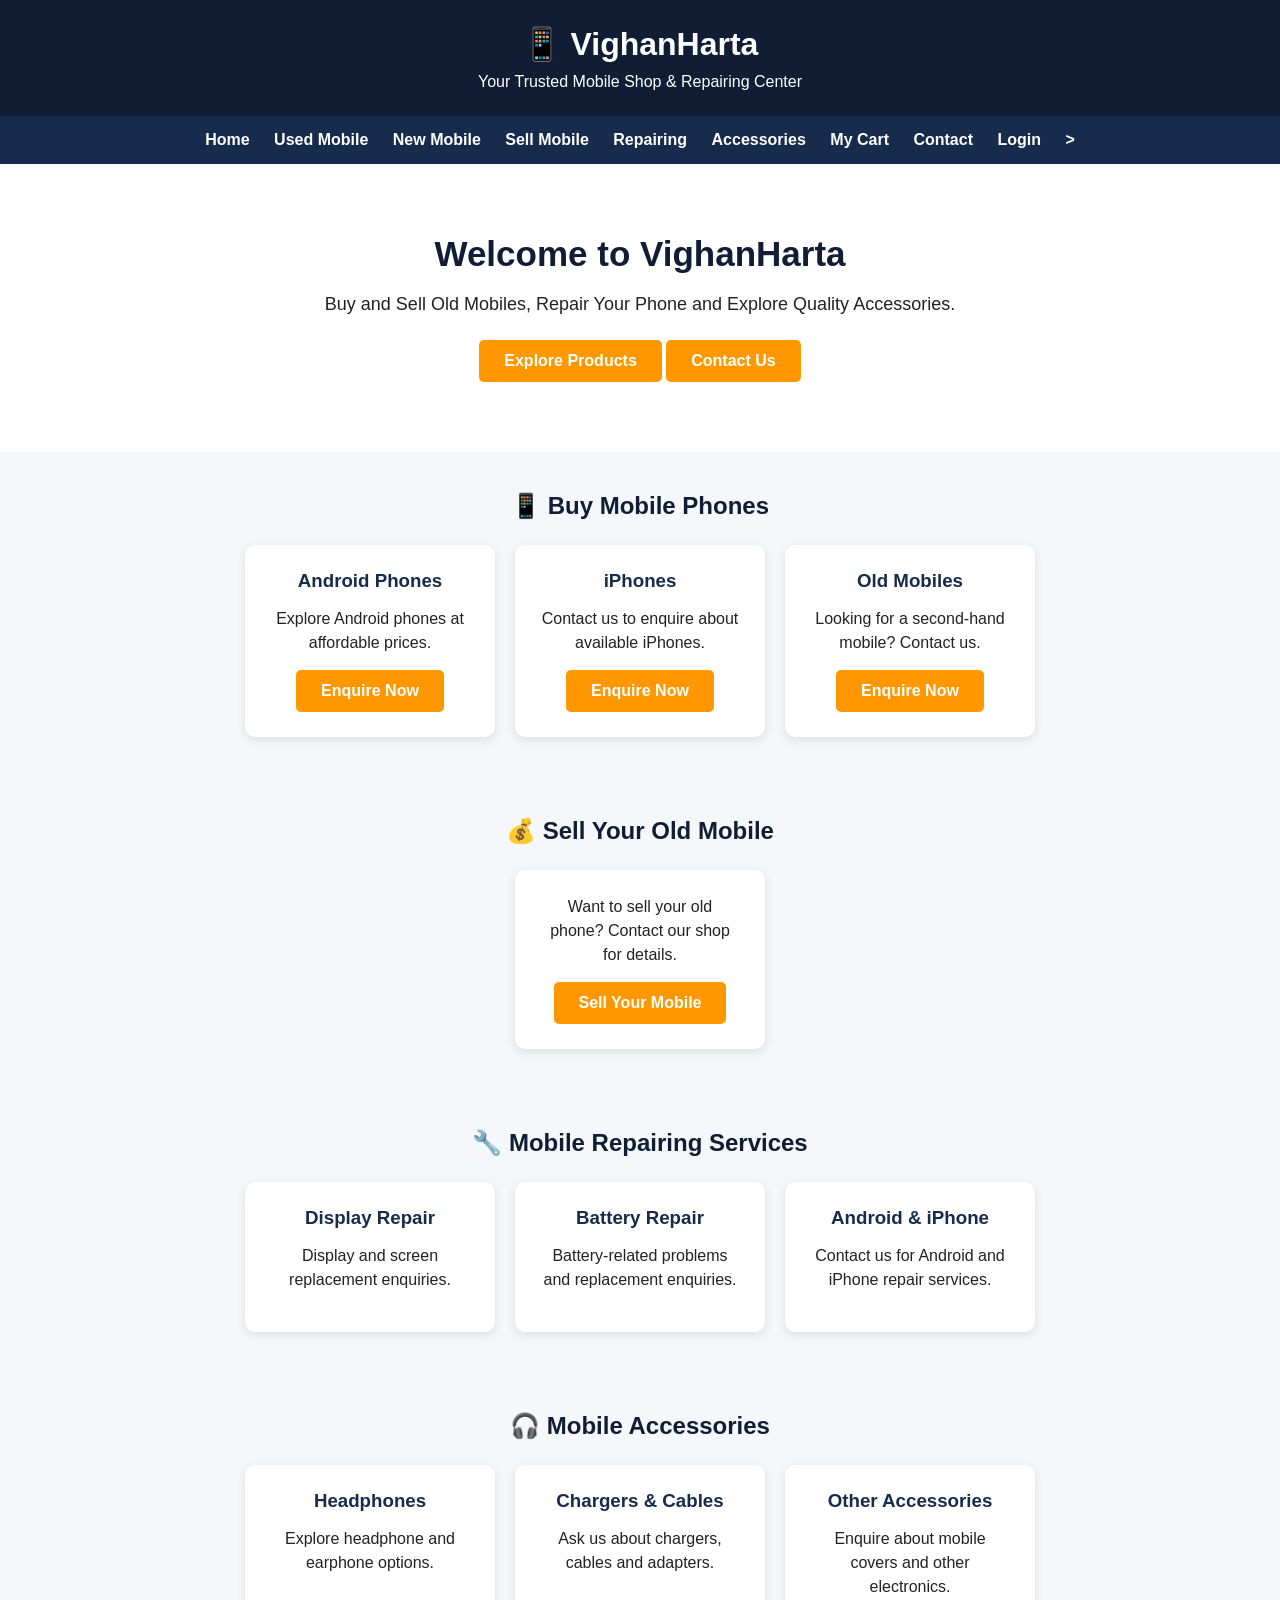
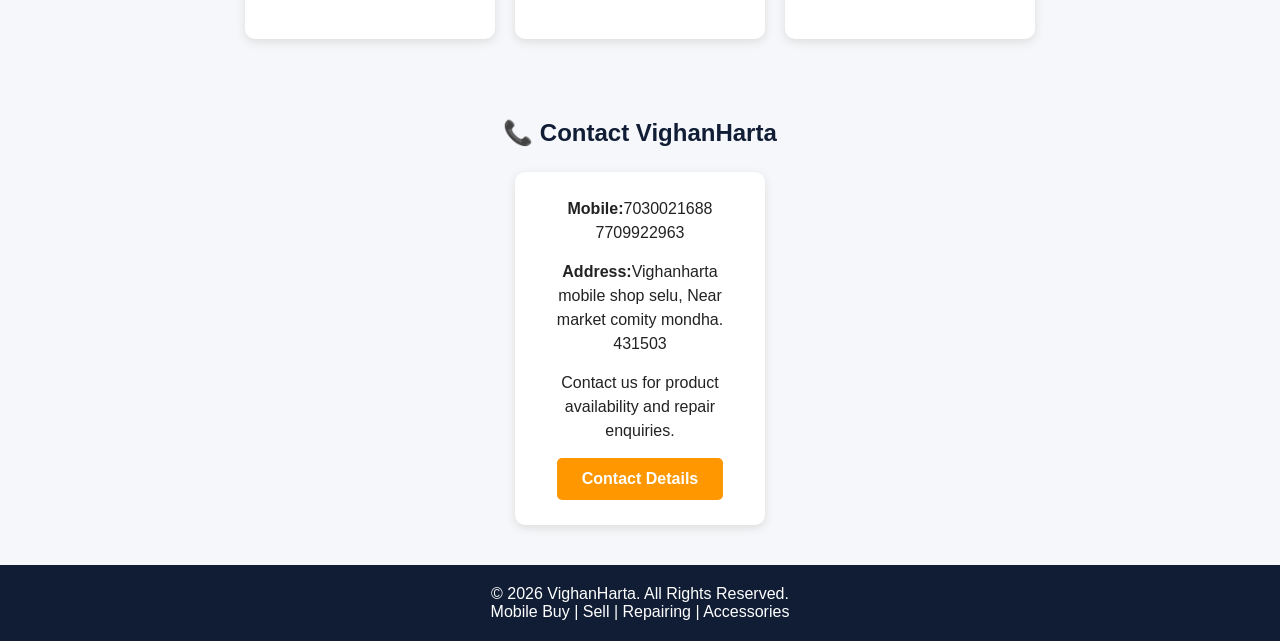
<file: index.html>
<!DOCTYPE html>
<html lang="en">
<head>
    <link rel="stylesheet" href="style.css">
    <meta charset="UTF-8">
    <meta name="viewport" content="width=device-width, initial-scale=1.0">
    <title>VighanHarta | Mobile Shop</title>
    <link rel="stylesheet" href="style.css">
    <link rel="manifest" href="/manifest.json">
<meta name="theme-color" content="#10243a">
</head>

<body>

<header>
    <h1>📱 VighanHarta</h1>
    <p>Your Trusted Mobile Shop & Repairing Center</p>
</header>

<nav>
    <a href="#home">Home</a>
    <a href="used-mobile.php">Used Mobile</a>
    <a href="new-mobile.php">New Mobile</a>
    <a href="sell.php">Sell Mobile</a>
    <a href="repair.html">Repairing</a>
    <a href="accessories.html">Accessories</a>
    <a href="card.html">My Cart</a>
    <a href="contact.html">Contact</a>
     <a href="login.php">Login</a>
    <a href="customer_logout.php">></a>
</nav>

<section class="hero" id="home">
    <h2>Welcome to VighanHarta</h2>

    <p>
        Buy and Sell Old Mobiles, Repair Your Phone
        and Explore Quality Accessories.
    </p>

    <a href="#buy" class="btn">Explore Products</a>
    <a href="#contact" class="btn">Contact Us</a>
</section>

<section id="buy">
    <h2>📱 Buy Mobile Phones</h2>

    <div class="services">

        <div class="card">
            <h3>Android Phones</h3>
            <p>Explore Android phones at affordable prices.</p>
            <a href="#contact" class="btn">Enquire Now</a>
        </div>

        <div class="card">
            <h3>iPhones</h3>
            <p>Contact us to enquire about available iPhones.</p>
            <a href="#contact" class="btn">Enquire Now</a>
        </div>

        <div class="card">
            <h3>Old Mobiles</h3>
            <p>Looking for a second-hand mobile? Contact us.</p>
            <a href="#contact" class="btn">Enquire Now</a>
        </div>

    </div>
</section>

<section id="sell">
    <h2>💰 Sell Your Old Mobile</h2>

    <div class="card" style="margin:auto;">
        <p>Want to sell your old phone? Contact our shop for details.</p>
        <a href="sell.php" class="btn">Sell Your Mobile</a>
    </div>
</section>

<section id="repair">
    <h2>🔧 Mobile Repairing Services</h2>

    <div class="services">

        <div class="card">
            <h3>Display Repair</h3>
            <p>Display and screen replacement enquiries.</p>
        </div>

        <div class="card">
            <h3>Battery Repair</h3>
            <p>Battery-related problems and replacement enquiries.</p>
        </div>

        <div class="card">
            <h3>Android & iPhone</h3>
            <p>Contact us for Android and iPhone repair services.</p>
        </div>

    </div>
</section>

<section id="accessories">
    <h2>🎧 Mobile Accessories</h2>

    <div class="services">

        <div class="card">
            <h3>Headphones</h3>
            <p>Explore headphone and earphone options.</p>
        </div>

        <div class="card">
            <h3>Chargers & Cables</h3>
            <p>Ask us about chargers, cables and adapters.</p>
        </div>

        <div class="card">
            <h3>Other Accessories</h3>
            <p>Enquire about mobile covers and other electronics.</p>
        </div>

    </div>
</section>

<section id="contact">
    <h2>📞 Contact VighanHarta</h2>

    <div class="card" style="margin:auto;">
        <p><strong>Mobile:</strong>7030021688<br>7709922963</p>
        <p><strong>Address:</strong>Vighanharta mobile shop selu,
Near market comity mondha.
431503</p>

        <p>Contact us for product availability and repair enquiries.</p>

        <a href="contact.html" class="btn">Contact Details</a>
    </div>
</section>

<footer>
    <p>© 2026 VighanHarta. All Rights Reserved.</p>
    <p>Mobile Buy | Sell | Repairing | Accessories</p>
</footer>
    <script>
if ("serviceWorker" in navigator) {
    window.addEventListener("load", function() {
        navigator.serviceWorker.register("/service-worker.js")
            .then(function() {
                console.log("ViganHarta App Ready");
            })
            .catch(function(error) {
                console.log("App Error:", error);
            });
    });
}
</script>
</body>
</html>
</file>
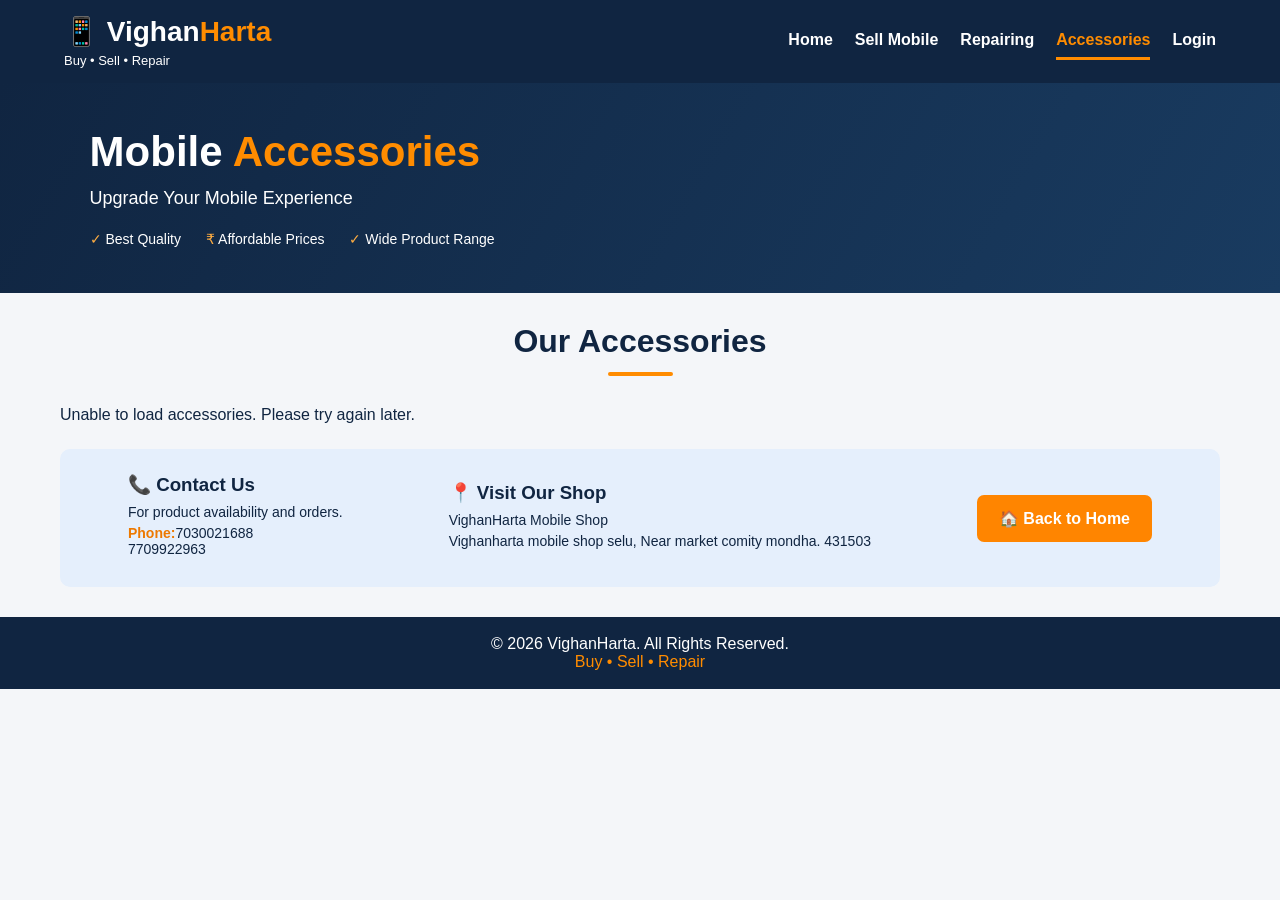
<file: accessories.html>
<!DOCTYPE html>
<html lang="en">
<head>
    <meta charset="UTF-8">
    <meta name="viewport" content="width=device-width, initial-scale=1.0">

    <title>Accessories | VighanHarta</title>

    <style>
        * {
            box-sizing: border-box;
            margin: 0;
            padding: 0;
        }

        body {
            font-family: Arial, sans-serif;
            background: #f4f6f9;
            color: #102541;
        }

        /* HEADER */

        header {
            background: #102541;
            color: white;
            padding: 15px 5%;
            display: flex;
            align-items: center;
            justify-content: space-between;
            flex-wrap: wrap;
            gap: 15px;
        }

        .logo {
            font-size: 28px;
            font-weight: bold;
            color: white;
        }

        .logo span {
            color: #ff8c00;
        }

        .tagline {
            font-size: 13px;
            margin-top: 5px;
        }

        nav {
            display: flex;
            flex-wrap: wrap;
            gap: 22px;
        }

        nav a {
            text-decoration: none;
            color: white;
            font-weight: bold;
            padding: 8px 0;
        }

        nav a:hover,
        nav a.active {
            color: #ff8c00;
            border-bottom: 3px solid #ff8c00;
        }

        /* HERO SECTION */

        .hero {
            background: linear-gradient(120deg, #102541, #193b60);
            color: white;
            padding: 45px 7%;
            min-height: 210px;
        }

        .hero h1 {
            font-size: 42px;
            margin-bottom: 12px;
        }

        .hero h1 span {
            color: #ff8c00;
        }

        .hero p {
            font-size: 18px;
            margin-bottom: 22px;
        }

        .benefits {
            display: flex;
            flex-wrap: wrap;
            gap: 25px;
            font-size: 14px;
        }

        .benefits span {
            color: #ffad42;
        }

        /* PRODUCTS */

        .container {
            max-width: 1200px;
            margin: auto;
            padding: 30px 20px;
        }

        .section-title {
            text-align: center;
            font-size: 32px;
            margin-bottom: 30px;
        }

        .section-title::after {
            content: "";
            display: block;
            width: 65px;
            height: 4px;
            background: #ff8c00;
            margin: 12px auto 0;
            border-radius: 5px;
        }

        .products {
            display: grid;
            grid-template-columns: repeat(3, 1fr);
            gap: 18px;
        }

        .card {
            background: white;
            border: 1px solid #e0e5ec;
            border-radius: 9px;
            padding: 15px;
            transition: 0.3s;
        }

        .card:hover {
            transform: translateY(-5px);
            box-shadow: 0 7px 20px #d7dce4;
        }

        .card img {
            display: block;
            width: 100%;
            height: 160px;
            object-fit: contain;
            margin-bottom: 12px;
        }

        .card h3 {
            font-size: 18px;
            margin-bottom: 8px;
        }

        .description {
            color: #58677c;
            font-size: 14px;
            margin-bottom: 12px;
            line-height: 1.5;
        }

        .price {
            font-size: 24px;
            font-weight: bold;
            color: #f58200;
            margin-bottom: 15px;
        }

        .buy-btn {
            display: block;
            width: 65%;
            margin-left: auto;
            background: #ff8500;
            color: white;
            text-decoration: none;
            text-align: center;
            padding: 12px;
            border-radius: 7px;
            font-weight: bold;
            border: none;
            cursor: pointer;
        }

        .buy-btn:hover {
            background: #e87500;
        }

        /* CONTACT SECTION */

        .contact {
            margin-top: 25px;
            padding: 25px;
            background: #e5effc;
            border-radius: 10px;
            display: flex;
            align-items: center;
            justify-content: space-around;
            gap: 20px;
            flex-wrap: wrap;
        }

        .contact h3 {
            margin-bottom: 8px;
        }

        .contact p {
            margin-bottom: 5px;
            font-size: 14px;
        }

        .contact strong {
            color: #ed7900;
        }

        .home-btn {
            display: inline-block;
            background: #ff8500;
            color: white;
            padding: 14px 22px;
            border-radius: 7px;
            text-decoration: none;
            font-weight: bold;
        }

        /* FOOTER */

        footer {
            background: #102541;
            color: white;
            text-align: center;
            padding: 18px;
            margin-top: 0;
        }

        footer span {
            color: #ff8c00;
        }

        /* RESPONSIVE DESIGN */

        @media (max-width: 800px) {
            header {
                flex-direction: column;
                text-align: center;
            }

            nav {
                justify-content: center;
                gap: 15px;
            }

            .products {
                grid-template-columns: repeat(2, 1fr);
            }

            .hero h1 {
                font-size: 32px;
            }
        }

        @media (max-width: 500px) {
            .products {
                grid-template-columns: 1fr;
            }

            .hero h1 {
                font-size: 28px;
            }

            .benefits {
                flex-direction: column;
                gap: 12px;
            }

            .card img {
                height: 190px;
            }
        }
    </style>
</head>

<body>

<!-- HEADER -->

<header>
    <div>
        <div class="logo">📱 Vighan<span>Harta</span></div>
        <div class="tagline">Buy • Sell • Repair</div>
    </div>

    <nav>
        <a href="index.html">Home</a>
        <a href="sell.html">Sell Mobile</a>
        <a href="repair.html">Repairing</a>
        <a href="accessories.html" class="active">Accessories</a>
        <a href="login.html">Login</a>
    </nav>
</header>

<!-- HERO SECTION -->

<section class="hero">
    <h1>Mobile <span>Accessories</span></h1>

    <p>Upgrade Your Mobile Experience</p>

    <div class="benefits">
        <div><span>✓</span> Best Quality</div>
        <div><span>₹</span> Affordable Prices</div>
        <div><span>✓</span> Wide Product Range</div>
    </div>
</section>

<!-- PRODUCT SECTION -->

<main class="container">

    <h2 class="section-title">Our Accessories</h2>

     <div class="products" id="products"></div>
    <script>
async function displayProducts() {
    const container = document.getElementById("products");

    container.innerHTML = "<p>Loading accessories...</p>";

    try {
        const response = await fetch("api_products.php");

        if (!response.ok) {
            throw new Error("Unable to load products.");
        }

        const products = await response.json();

        if (!Array.isArray(products)) {
            throw new Error("Invalid product data.");
        }

        const accessories = products.filter(function(product) {
            return product.category === "accessory";
        });

        container.innerHTML = "";

        if (accessories.length === 0) {
            container.innerHTML =
                "<p>No accessories available right now.</p>";
            return;
        }

        accessories.forEach(function(product) {
            const card = document.createElement("div");
            card.className = "card";

            const img = document.createElement("img");
            img.src = product.image || "https://placehold.co/400x250?text=Product";
            img.alt = product.name;

            const title = document.createElement("h3");
            title.textContent = product.name;

            const description = document.createElement("p");
            description.className = "description";
            description.textContent =
                product.description || "Quality mobile accessory.";

            const price = document.createElement("div");
            price.className = "price";
            price.textContent =
                "₹" + Number(product.price).toLocaleString("en-IN");

            const stock = document.createElement("p");
            const availableStock = Number(product.stock || 0);

            stock.textContent = availableStock > 0
                ? "In Stock: " + availableStock
                : "Out of Stock";

            const button = document.createElement("button");
            button.className = "buy-btn";

            if (availableStock > 0) {
                button.textContent = "🛒 Add to Cart";
                button.onclick = function() {
                    addAccessoryToCart(product);
                };
            } else {
                button.textContent = "Out of Stock";
                button.disabled = true;
            }

            card.append(img, title, description, price, stock, button);
            container.appendChild(card);
        });

    } catch (error) {
        container.innerHTML =
            "<p>Unable to load accessories. Please try again later.</p>";
        console.error(error);
    }
}

function addAccessoryToCart(product) {
    const CART_KEY = "viganHartaCart";

    let cart = [];

    try {
        cart = JSON.parse(localStorage.getItem(CART_KEY) || "[]");

        if (!Array.isArray(cart)) {
            cart = [];
        }
    } catch (error) {
        cart = [];
    }

    const productId = "accessory-" + product.id;

    const existing = cart.find(function(item) {
        return item.id === productId;
    });

    if (existing) {
        existing.quantity += 1;
    } else {
        cart.push({
            id: productId,
            name: product.name,
            price: Number(product.price),
            quantity: 1
        });
    }

    localStorage.setItem(CART_KEY, JSON.stringify(cart));

    alert("Accessory added to cart!");
    window.location.href = "cart.html";
}

displayProducts();
</script>

    </div>

    <!-- CONTACT SECTION -->

    <section class="contact" id="contact">

        <div>
            <h3>📞 Contact Us</h3>
            <p>For product availability and orders.</p>
            <p><strong>Phone:</strong>7030021688<br>7709922963</p>
        </div>

        <div>
            <h3>📍 Visit Our Shop</h3>
            <p>VighanHarta Mobile Shop</p>
            <p>Vighanharta mobile shop selu, Near market comity mondha. 431503</p>
        </div>

        <div>
            <a href="index.html" class="home-btn">
                🏠 Back to Home
            </a>
        </div>

    </section>

</main>

<!-- FOOTER -->

<footer>
    <p>© 2026 VighanHarta. All Rights Reserved.</p>
    <p><span>Buy • Sell • Repair</span></p>
</footer>

</body>
</html>
</file>
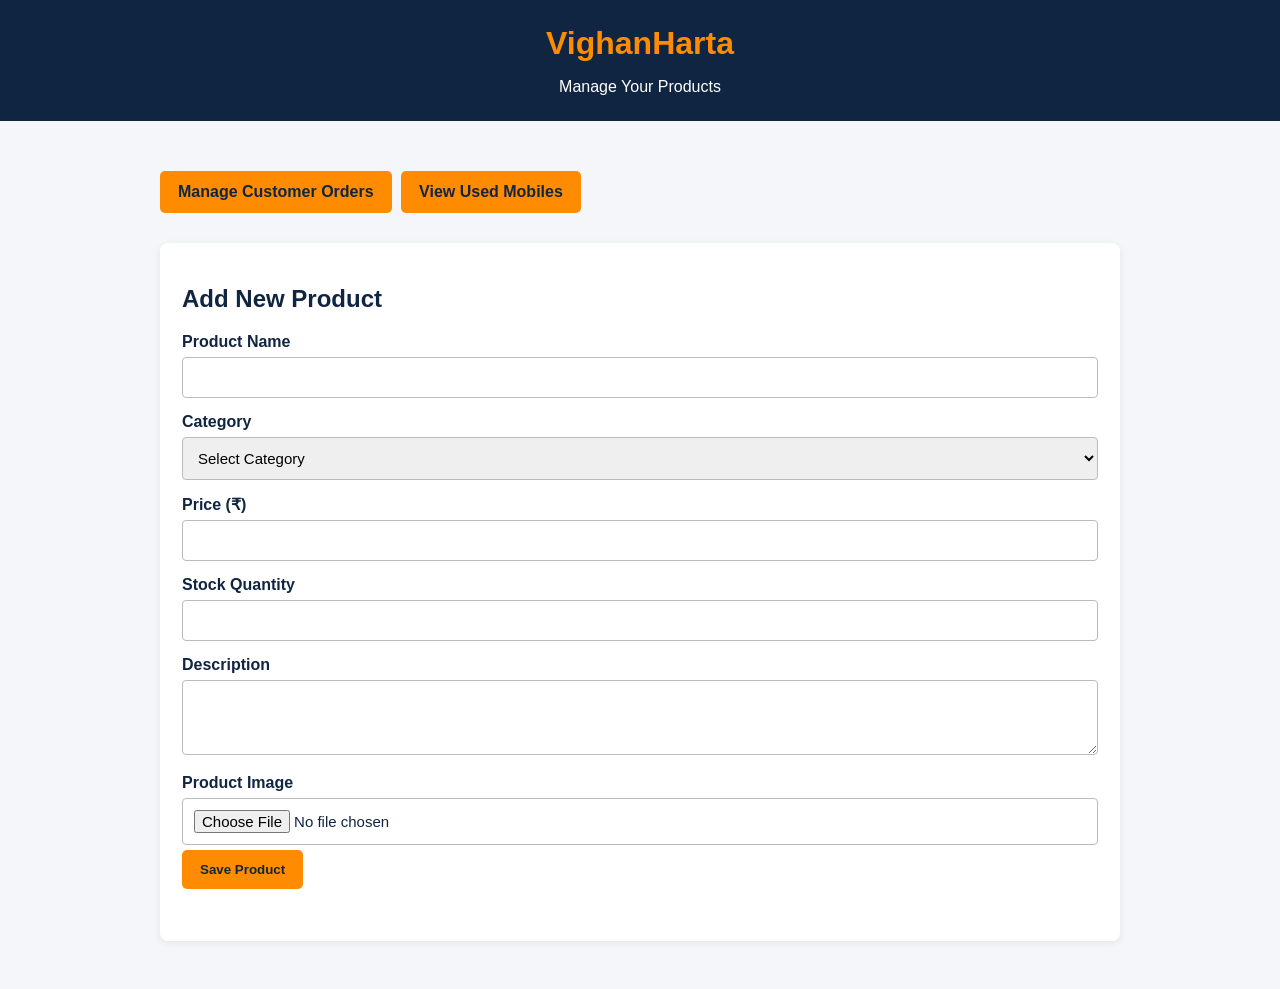
<file: admin.html>
<!DOCTYPE html>
<html lang="en">
<head>
    <meta charset="UTF-8">
    <meta name="viewport" content="width=device-width, initial-scale=1.0">
    <title>VighanHarta Admin Panel</title>

    <style>
        * {
            box-sizing: border-box;
        }

        body {
            margin: 0;
            padding: 0;
            font-family: Arial, sans-serif;
            background: #f4f6f9;
            color: #102541;
        }

        header {
            background: #102541;
            color: white;
            padding: 25px 15px;
            text-align: center;
        }

        header h1 {
            margin: 0;
            color: #ff8c00;
        }

        header p {
            margin-bottom: 0;
        }

        .container {
            max-width: 1000px;
            margin: 25px auto;
            padding: 20px;
        }

        .button {
            display: inline-block;
            background: #ff8c00;
            color: #102541;
            padding: 12px 18px;
            margin: 5px 5px 15px 0;
            text-decoration: none;
            font-weight: bold;
            border: none;
            border-radius: 5px;
            cursor: pointer;
        }

        .panel {
            background: white;
            padding: 22px;
            margin-top: 15px;
            border-radius: 8px;
            box-shadow: 0 2px 8px #00000012;
        }

        label {
            display: block;
            margin-top: 15px;
            font-weight: bold;
        }

        input, select, textarea {
            width: 100%;
            padding: 11px;
            margin-top: 6px;
            border: 1px solid #bbb;
            border-radius: 4px;
            font-size: 15px;
        }

        .message {
            margin-top: 15px;
            font-weight: bold;
            overflow-wrap: anywhere;
        }

        @media (max-width: 600px) {
            .container {
                padding: 12px;
            }
        }
    </style>
</head>

<body>

<header>
    <h1>VighanHarta</h1>
    <p>Manage Your Products</p>
</header>

<div class="container">

    <a class="button" href="admin_orders.php">
        Manage Customer Orders
    </a>

    <a class="button" href="used-mobile.php">
        View Used Mobiles
    </a>

    <div class="panel">
        <h2>Add New Product</h2>

        <form id="productForm">

            <label for="name">Product Name</label>
            <input type="text" id="name" required>

            <label for="category">Category</label>
            <select id="category" required>
                <option value="">Select Category</option>
                <option value="accessory">Accessories</option>
                <option value="used-mobile">Used Mobiles</option>
                <option value="new-mobile">New Mobiles</option>
            </select>

            <label for="price">Price (₹)</label>
            <input type="number" id="price" min="0.01"
                   step="0.01" required>

            <label for="stock">Stock Quantity</label>
            <input type="number" id="stock" min="0"
                   step="1" required>

            <label for="description">Description</label>
            <textarea id="description" rows="3"></textarea>

            <label for="image">Product Image</label>
            <input type="file" id="image"
                   accept="image/*" required>

            <button class="button" type="submit">
                Save Product
            </button>

        </form>

        <div id="message" class="message"></div>
    </div>

</div>

<script>
const form = document.getElementById("productForm");
const message = document.getElementById("message");

form.addEventListener("submit", async function(event) {
    event.preventDefault();

    const name = document.getElementById("name").value.trim();
    const category = document.getElementById("category").value;
    const price = Number(document.getElementById("price").value);
    const stock = Number(document.getElementById("stock").value);
    const description = document.getElementById("description").value.trim();
    const imageFile = document.getElementById("image").files[0];

    if (!name || !category || !imageFile ||
        !Number.isFinite(price) || price <= 0 ||
        !Number.isInteger(stock) || stock < 0) {
        message.textContent = "Please enter valid product details.";
        return;
    }

    if (imageFile.size > 1024 * 1024) {
        message.textContent = "Image must be smaller than 1 MB.";
        return;
    }

    const data = new FormData();
    data.append("name", name);
    data.append("category", category);
    data.append("price", price);
    data.append("stock", stock);
    data.append("description", description);
    data.append("image", imageFile);

    message.textContent = "Saving product...";

    try {
        const response = await fetch("api_products.php", {
            method: "POST",
            body: data
        });

        const result = await response.json();

        if (!response.ok || result.success === false || result.error) {
            throw new Error(result.message || result.error ||
                            "Could not save product.");
        }

        message.textContent = result.message || "Product saved successfully!";
        form.reset();

    } catch (error) {
        message.textContent =
            "Error: " + error.message +
            " Please check api_products.php.";
    }
});
</script>

</body>
</html>
</file>
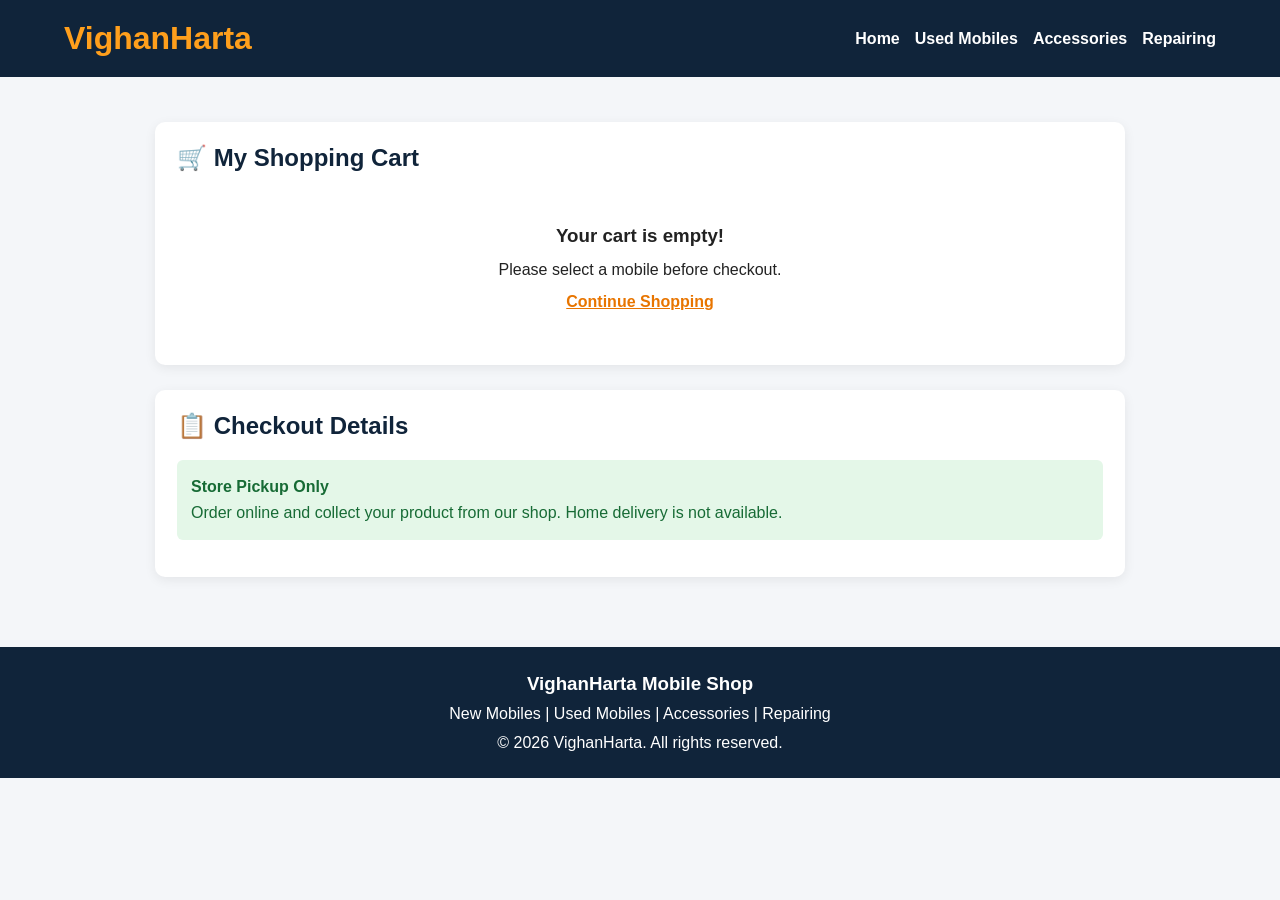
<file: card.html>
<!DOCTYPE html>
<html lang="en">
<head>
<meta charset="UTF-8">
<meta name="viewport" content="width=device-width, initial-scale=1.0">

<title>Shopping Cart | VighanHarta</title>

<style>
* {
    box-sizing: border-box;
    margin: 0;
    padding: 0;
}

body {
    font-family: Arial, sans-serif;
    background: #f4f6f9;
    color: #222;
}

header {
    background: #10243a;
    color: white;
    padding: 20px 5%;
    display: flex;
    justify-content: space-between;
    align-items: center;
    flex-wrap: wrap;
    gap: 15px;
}

header h1 {
    color: #ff9f1c;
}

nav {
    display: flex;
    gap: 15px;
    flex-wrap: wrap;
}

nav a {
    color: white;
    text-decoration: none;
    font-weight: bold;
}

nav a:hover {
    color: #ff9f1c;
}

.container {
    max-width: 1000px;
    margin: 30px auto;
    padding: 15px;
}

h2 {
    color: #10243a;
    margin-bottom: 20px;
}

.cart-box, .checkout-box {
    background: white;
    padding: 22px;
    border-radius: 10px;
    margin-bottom: 25px;
    box-shadow: 0 3px 12px #00000012;
}

.cart-item {
    display: flex;
    justify-content: space-between;
    align-items: center;
    gap: 15px;
    padding: 15px 0;
    border-bottom: 1px solid #ddd;
    flex-wrap: wrap;
}

.item-info h3 {
    color: #10243a;
    margin-bottom: 8px;
}

.item-info p {
    margin: 5px 0;
    color: #555;
}

.item-actions {
    display: flex;
    align-items: center;
    gap: 8px;
    flex-wrap: wrap;
}

button {
    padding: 10px 14px;
    border: none;
    border-radius: 5px;
    cursor: pointer;
    font-weight: bold;
}

.quantity-btn {
    background: #e7edf3;
    color: #10243a;
}

.remove-btn {
    background: #dc3545;
    color: white;
}

.checkout-btn {
    background: #ff9f1c;
    color: #10243a;
    width: 100%;
    font-size: 17px;
    margin-top: 15px;
}

.checkout-btn:hover {
    background: #ed8c08;
}

.total {
    text-align: right;
    font-size: 23px;
    color: #e87500;
    font-weight: bold;
    margin-top: 20px;
}

.empty {
    text-align: center;
    padding: 25px;
    line-height: 2;
}

.empty a {
    color: #e87500;
    font-weight: bold;
}

form label {
    display: block;
    margin: 14px 0 6px;
    font-weight: bold;
}

form input, form textarea {
    width: 100%;
    padding: 12px;
    border: 1px solid #ccc;
    border-radius: 6px;
    font-size: 16px;
}

form textarea {
    resize: vertical;
    min-height: 80px;
}

.pickup-note {
    background: #e4f7e8;
    color: #176b35;
    padding: 14px;
    border-radius: 6px;
    line-height: 1.6;
    margin: 15px 0;
}

footer {
    background: #10243a;
    color: white;
    text-align: center;
    padding: 20px;
    line-height: 1.8;
}

@media(max-width: 600px) {
    header {
        justify-content: center;
        text-align: center;
    }

    nav {
        justify-content: center;
    }

    .cart-item {
        align-items: flex-start;
    }

    .total {
        font-size: 20px;
    }
}
</style>
</head>

<body>

<header>
    <h1>VighanHarta</h1>

    <nav>
        <a href="index.html">Home</a>
        <a href="used-mobile.php">Used Mobiles</a>
        <a href="accessories.html">Accessories</a>
        <a href="repair.html">Repairing</a>
 
    </nav>
</header>

<div class="container">

    <section class="cart-box">
        <h2>🛒 My Shopping Cart</h2>

        <div id="cartItems"></div>

        <div id="totalArea"></div>
    </section>

    <section class="checkout-box">
        <h2>📋 Checkout Details</h2>

        <div class="pickup-note">
            <strong>Store Pickup Only</strong><br>
            Order online and collect your product from our shop.
            Home delivery is not available.
        </div>

        <form id="checkoutForm">

            <label for="customerName">Full Name *</label>
            <input
                type="text"
                id="customerName"
                required
                maxlength="100"
                placeholder="Enter your full name">

            <label for="phone">Mobile Number *</label>
            <input
                type="tel"
                id="phone"
                required
                pattern="[6-9][0-9]{9}"
                maxlength="10"
                inputmode="numeric"
                placeholder="Enter 10-digit mobile number">

            <label for="address">Pickup Note (Optional)</label>
            <textarea
                id="address"
                maxlength="300"
                placeholder="Any note for the shop"></textarea>

            <button type="submit" class="checkout-btn">
                Place Demo Order
            </button>

        </form>
    </section>

</div>

<footer>
    <h3>VighanHarta Mobile Shop</h3>
    <p>New Mobiles | Used Mobiles | Accessories | Repairing</p>
    <p>© 2026 VighanHarta. All rights reserved.</p>
</footer>

 <script>
const CART_KEY = "viganHartaCart";

function getCart() {
    try {
        const cart = JSON.parse(localStorage.getItem(CART_KEY) || "[]");
        return Array.isArray(cart) ? cart : [];
    } catch (error) {
        return [];
    }
}

function saveCart(cart) {
    localStorage.setItem(CART_KEY, JSON.stringify(cart));
}

function renderCart() {
    const cart = getCart();
    const cartItems = document.getElementById("cartItems");
    const totalArea = document.getElementById("totalArea");
    const checkoutForm = document.getElementById("checkoutForm");

    cartItems.innerHTML = "";
    totalArea.innerHTML = "";

    if (cart.length === 0) {
        cartItems.innerHTML = `
            <div class="empty">
                <h3>Your cart is empty!</h3>
                <p>Please select a mobile before checkout.</p>
                <a href="used-mobiles.php">Continue Shopping</a>
            </div>
        `;

        checkoutForm.style.display = "none";
        return;
    }

    checkoutForm.style.display = "block";

    let total = 0;

    cart.forEach(function(item, index) {
        const price = Number(item.price);
        const quantity = Number(item.quantity);

        if (!Number.isFinite(price) || !Number.isFinite(quantity) ||
            price < 0 || quantity < 1) {
            return;
        }

        total += price * quantity;

        const row = document.createElement("div");
        row.className = "cart-item";

        const info = document.createElement("div");
        info.className = "item-info";

        const title = document.createElement("h3");
        title.textContent = item.name;

        const priceText = document.createElement("p");
        priceText.textContent =
            "Price: ₹" + price.toLocaleString("en-IN");

        const subtotal = document.createElement("p");
        subtotal.textContent =
            "Subtotal: ₹" +
            (price * quantity).toLocaleString("en-IN");

        info.append(title, priceText, subtotal);

        const actions = document.createElement("div");
        actions.className = "item-actions";

        const minus = document.createElement("button");
        minus.className = "quantity-btn";
        minus.textContent = "−";
        minus.type = "button";
        minus.onclick = function() {
            changeQuantity(index, -1);
        };

        const qty = document.createElement("strong");
        qty.textContent = quantity;

        const plus = document.createElement("button");
        plus.className = "quantity-btn";
        plus.textContent = "+";
        plus.type = "button";
        plus.onclick = function() {
            changeQuantity(index, 1);
        };

        const remove = document.createElement("button");
        remove.className = "remove-btn";
        remove.textContent = "Remove";
        remove.type = "button";
        remove.onclick = function() {
            removeItem(index);
        };

        actions.append(minus, qty, plus, remove);
        row.append(info, actions);
        cartItems.appendChild(row);
    });

    const totalText = document.createElement("div");
    totalText.className = "total";
    totalText.textContent =
        "Total: ₹" + total.toLocaleString("en-IN");

    totalArea.appendChild(totalText);
}

function changeQuantity(index, change) {
    const cart = getCart();

    if (!cart[index]) return;

    cart[index].quantity = Number(cart[index].quantity) + change;

    if (cart[index].quantity <= 0) {
        cart.splice(index, 1);
    }

    saveCart(cart);
    renderCart();
}

function removeItem(index) {
    const cart = getCart();
    cart.splice(index, 1);
    saveCart(cart);
    renderCart();
}

document.getElementById("checkoutForm").addEventListener(
    "submit",
    async function(event) {
        event.preventDefault();

        const cart = getCart();

        if (cart.length === 0) {
            alert("Your cart is empty.");
            return;
        }

        const name =
            document.getElementById("customerName").value.trim();

        const phone =
            document.getElementById("phone").value.trim();

        const note =
            document.getElementById("address").value.trim();

        if (!name || !/^[6-9][0-9]{9}$/.test(phone)) {
            alert("Please enter your name and a valid 10-digit mobile number.");
            return;
        }

        let total = 0;

        cart.forEach(function(item) {
            total += Number(item.price) * Number(item.quantity);
        });

        const orderData = {
    customerName: name,
    phone: phone,
    pickupNote: note,
    totalAmount: total,
    items: cart.map(function(item) {
        return {
            productId: Number(
    item.productId || (
        String(item.id).startsWith("accessory-")
            ? String(item.id).replace("accessory-", "")
            : item.id
    )
),

            productName: item.name,
            quantity: Number(item.quantity),
            price: Number(item.price)
        };
    })
};

        try {
            const response = await fetch("place_order.php", {
                method: "POST",
                headers: {
                    "Content-Type": "application/json"
                },
                body: JSON.stringify(orderData)
            });

            const result = await response.json();

   if (response.ok && result.success) {

    localStorage.removeItem(CART_KEY);

    document.getElementById("checkoutForm").reset();

    document.getElementById("cartItems").innerHTML = "";
    document.getElementById("totalArea").innerHTML = "";

    document.getElementById("checkoutForm").style.display = "none";

    document.getElementById("confirmedOrderId").textContent =
        "Order ID: #" + result.orderId;

    document.getElementById("confirmedTotal").textContent =
        "Total Amount: ₹" +
        Number(result.totalAmount).toLocaleString("en-IN");

    document.getElementById("orderConfirmation").style.display = "block";

    document.getElementById("orderConfirmation").scrollIntoView({
        behavior: "smooth",
        block: "center"
    });

} else {
    alert(result.message || "Order could not be saved.");
}         
        } catch (error) {
            alert("Could not connect to the server. Please check XAMPP.");
            console.error(error);
        }
    }
);
function continueShopping() {
    window.location.href = "used-mobile.php";
}
renderCart();
</script>
<div id="orderConfirmation"
     style="display:none; background:#e6f7e9; padding:20px;
            margin:20px auto; border-radius:10px;
            color:#155724; max-width:600px;">

    <h2>🎉 Order Placed Successfully!</h2>
    <p>Thank you for choosing VighanHarta.</p>
    <p>Your order has been received. Please visit our shop for pickup.</p>

    <h3 id="confirmedOrderId"></h3>
    <h3 id="confirmedTotal"></h3>

    <button type="button" onclick="continueShopping()">
        Continue Shopping
    </button>
</div>
</body>
</html>
</file>
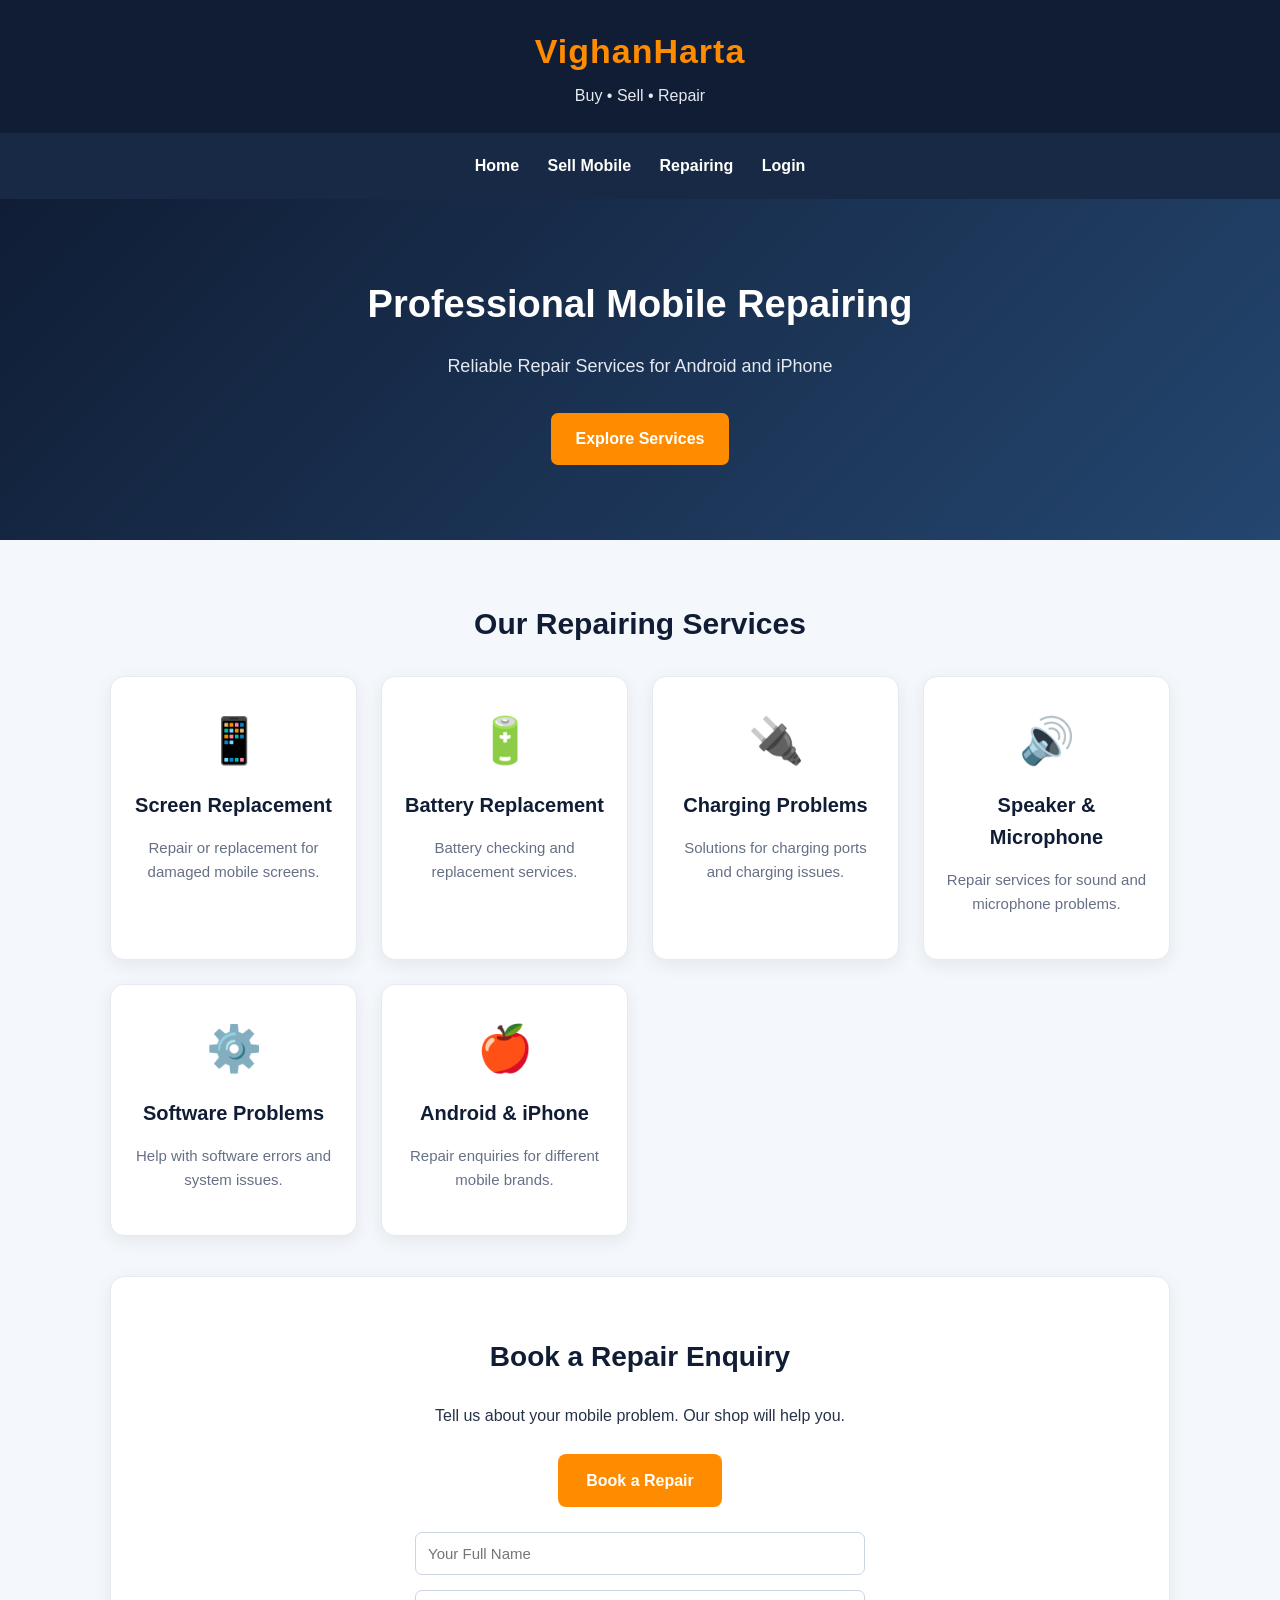
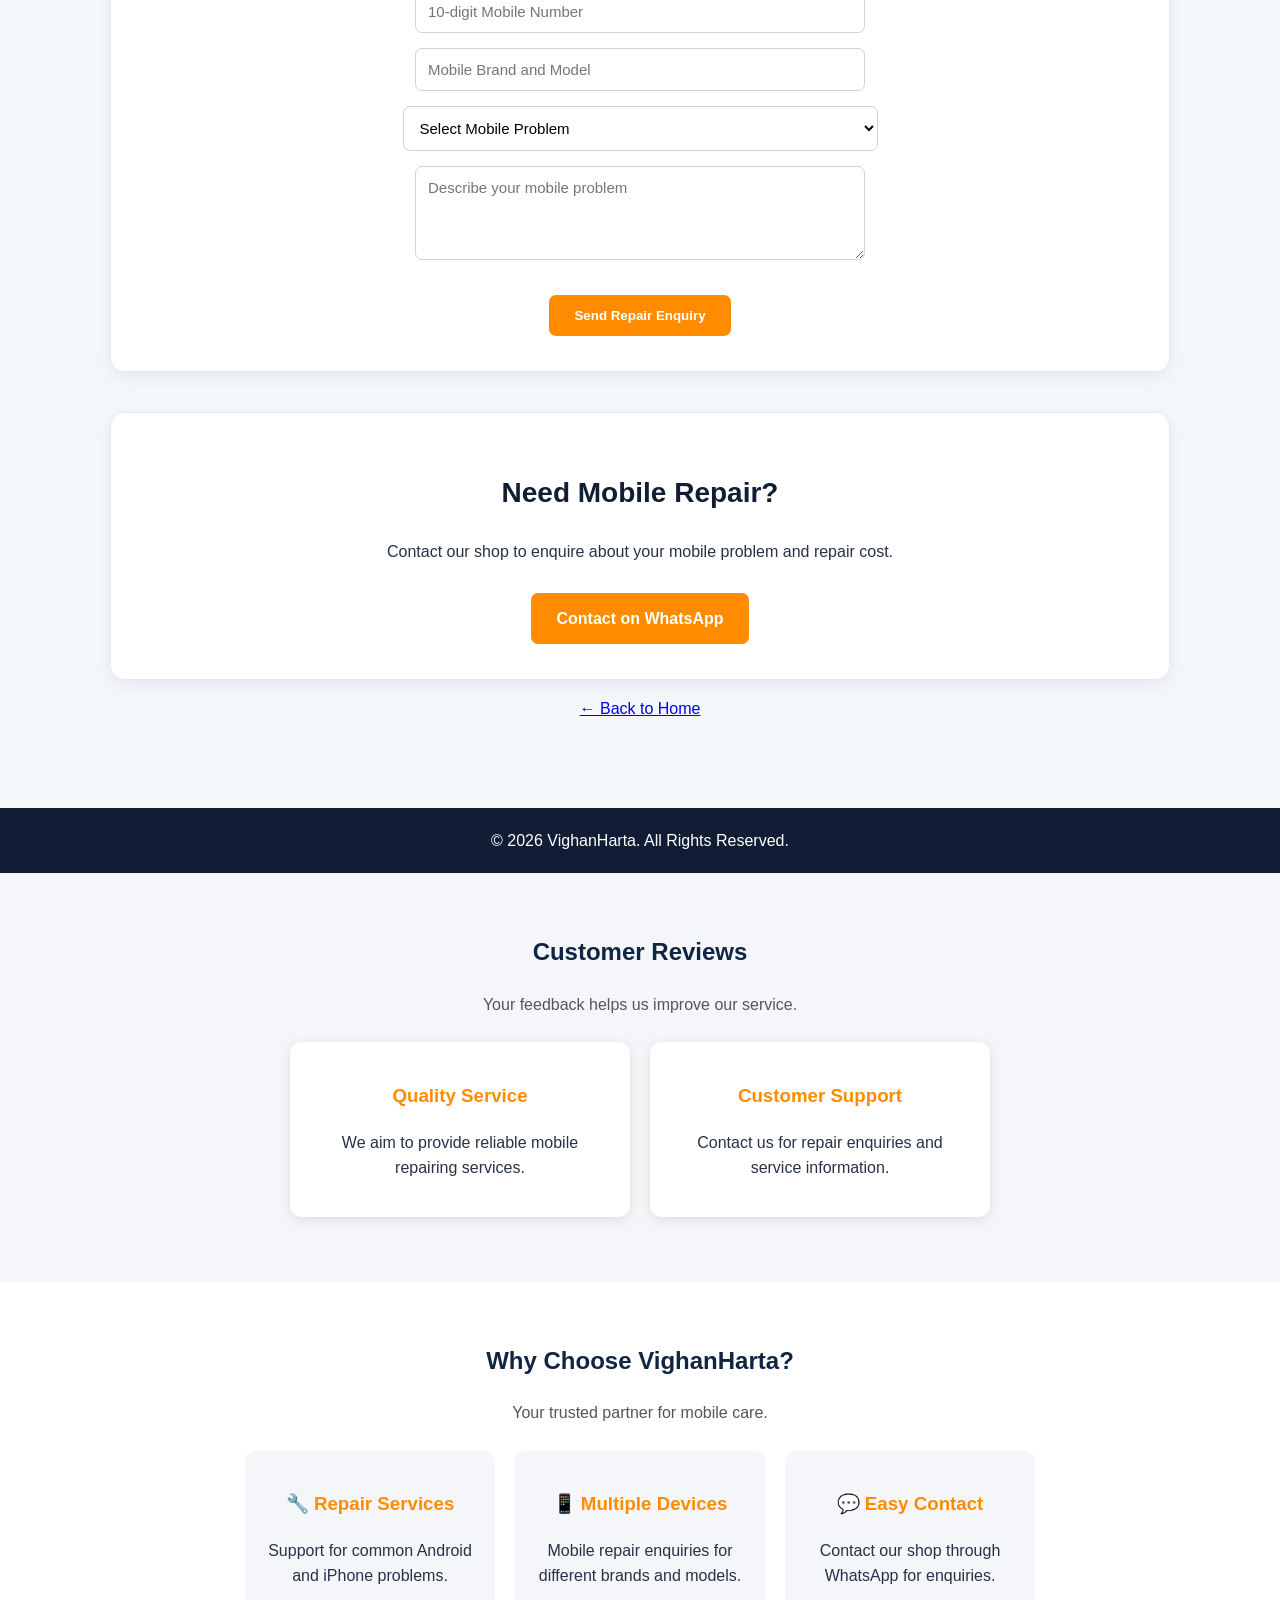
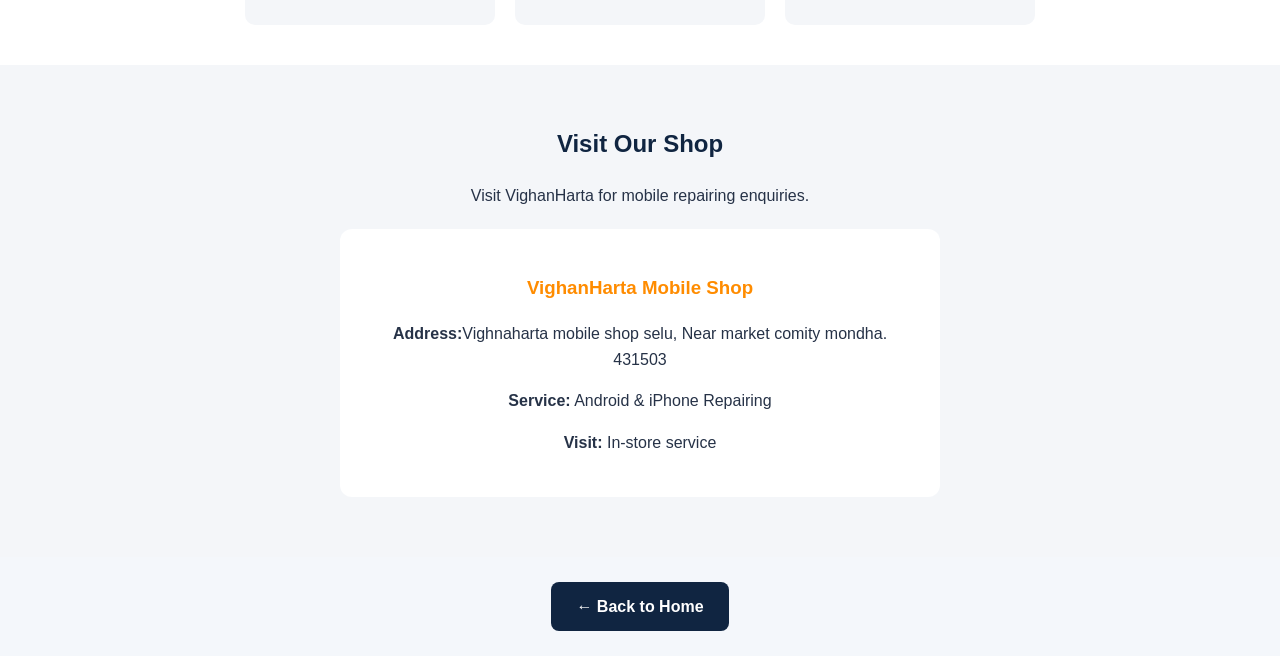
<file: repair.html>
<!DOCTYPE html>
<html lang="en">
<head>
    <meta charset="UTF-8">
    <meta name="viewport" content="width=device-width, initial-scale=1.0">

    <title>Mobile Repairing | VighanHarta</title>

     <style>
* {
    box-sizing: border-box;
}

html {
    scroll-behavior: smooth;
}

body {
    margin: 0;
    font-family: Arial, sans-serif;
    background: #f4f7fb;
    color: #263247;
    line-height: 1.6;
}

header {
    background: #101d35;
    color: white;
    text-align: center;
    padding: 24px 15px;
}

header h1 {
    color: #ff8c00;
    margin: 0;
    font-size: 34px;
    letter-spacing: 1px;
}

header p {
    margin: 5px 0 0;
    color: #e5eaf2;
}

nav {
    background: #172944;
    padding: 15px 10px;
    text-align: center;
}

nav a {
    color: white;
    text-decoration: none;
    display: inline-block;
    margin: 5px 12px;
    font-weight: bold;
    transition: color 0.3s;
}

nav a:hover {
    color: #ff8c00;
}

.hero {
    background: linear-gradient(135deg, #101d35, #24466f);
    color: white;
    text-align: center;
    padding: 75px 20px;
}

.hero h2 {
    font-size: 38px;
    margin: 0 0 12px;
}

.hero p {
    font-size: 18px;
    color: #e5eaf2;
    margin-bottom: 20px;
}

.container {
    max-width: 1100px;
    margin: auto;
    padding: 35px 20px;
}

.container > h2 {
    color: #101d35;
    font-size: 30px;
    margin-bottom: 28px;
}

.services {
    display: grid;
    grid-template-columns: repeat(auto-fit, minmax(230px, 1fr));
    gap: 24px;
}

.card {
    background: white;
    padding: 28px 22px;
    text-align: center;
    border-radius: 14px;
    border: 1px solid #e5eaf2;
    box-shadow: 0 5px 18px rgba(16, 29, 53, 0.07);
    transition: transform 0.25s, box-shadow 0.25s;
}

.card:hover {
    transform: translateY(-5px);
    box-shadow: 0 10px 25px rgba(16, 29, 53, 0.13);
}

.card h3 {
    color: #101d35;
    margin: 12px 0;
    font-size: 20px;
}

.card p {
    color: #667085;
    font-size: 15px;
}

.icon {
    font-size: 45px;
    margin-bottom: 8px;
}

.contact {
    text-align: center;
    background: white;
    padding: 35px 20px;
    border-radius: 14px;
    border: 1px solid #e5eaf2;
    box-shadow: 0 5px 18px rgba(16, 29, 53, 0.07);
    margin-top: 40px;
}

.contact h2 {
    color: #101d35;
    font-size: 28px;
}

.btn {
    display: inline-block;
    background: #ff8c00;
    color: white;
    padding: 13px 25px;
    text-decoration: none;
    border-radius: 7px;
    margin-top: 12px;
    font-weight: bold;
    transition: background 0.3s, transform 0.2s;
}

.btn:hover {
    background: #e87900;
    transform: translateY(-2px);
}

#repairForm input,
#repairForm select,
#repairForm textarea {
    font-family: Arial, sans-serif;
    font-size: 15px;
    border: 1px solid #ccd4e0;
    border-radius: 7px;
    background: #fff;
}

#repairForm input:focus,
#repairForm select:focus,
#repairForm textarea:focus {
    outline: 2px solid #ffb347;
    border-color: #ff8c00;
}

#repairForm p {
    margin: 15px 0;
}

footer {
    background: #101d35;
    color: white;
    text-align: center;
    padding: 20px;
    margin-top: 35px;
}

footer p {
    margin: 0;
}

@media (max-width: 600px) {
    header h1 {
        font-size: 29px;
    }

    nav a {
        margin: 6px;
        font-size: 14px;
    }

    .hero {
        padding: 55px 18px;
    }

    .hero h2 {
        font-size: 28px;
    }

    .hero p {
        font-size: 16px;
    }

    .container {
        padding: 25px 15px;
    }

    .container > h2 {
        font-size: 25px;
    }

    .services {
        grid-template-columns: 1fr;
    }

    .contact {
        padding: 25px 15px;
    }
}
</style>
</head>

<body>

<header>
    <h1>VighanHarta</h1>
    <p>Buy • Sell • Repair</p>
</header>

<nav>
    <a href="index.html">Home</a>
    <a href="sell.php">Sell Mobile</a>
    <a href="repair.html">Repairing</a>
    <a href="login.php">Login</a>
</nav>

<section class="hero">
    <h2>Professional Mobile Repairing</h2>
    <p>Reliable Repair Services for Android and iPhone</p>
    <a href="#services" class="btn">Explore Services</a>
</section>

<div class="container" id="services">

    <h2 style="text-align:center;">Our Repairing Services</h2>

    <div class="services">

        <div class="card">
            <div class="icon">📱</div>
            <h3>Screen Replacement</h3>
            <p>Repair or replacement for damaged mobile screens.</p>
        </div>

        <div class="card">
            <div class="icon">🔋</div>
            <h3>Battery Replacement</h3>
            <p>Battery checking and replacement services.</p>
        </div>

        <div class="card">
            <div class="icon">🔌</div>
            <h3>Charging Problems</h3>
            <p>Solutions for charging ports and charging issues.</p>
        </div>

        <div class="card">
            <div class="icon">🔊</div>
            <h3>Speaker & Microphone</h3>
            <p>Repair services for sound and microphone problems.</p>
        </div>

        <div class="card">
            <div class="icon">⚙️</div>
            <h3>Software Problems</h3>
            <p>Help with software errors and system issues.</p>
        </div>

        <div class="card">
            <div class="icon">🍎</div>
            <h3>Android & iPhone</h3>
            <p>Repair enquiries for different mobile brands.</p>
        </div>

    </div>
<div class="contact">
        <h2>Book a Repair Enquiry</h2>
        <p>Tell us about your mobile problem. Our shop will help you.</p>

    <div style="text-align:center; margin:25px 0;">
    <a href="#repairForm"
       style="display:inline-block; background:#ff8c00; color:white;
       padding:14px 28px; border-radius:8px; text-decoration:none;
       font-weight:bold;">
        Book a Repair
    </a>
</div>    
<form id="repairForm">
            <p>
                <input
                    type="text"
                    id="customerName"
                    placeholder="Your Full Name"
                    required
                    style="width:100%;max-width:450px;padding:12px;"
                >
            </p>

            <p>
                <input
                    type="tel"
                    id="customerPhone"
                    placeholder="10-digit Mobile Number"
                    pattern="[6-9][0-9]{9}"
                    maxlength="10"
                    required
                    style="width:100%;max-width:450px;padding:12px;"
                >
            </p>

            <p>
                <input
                    type="text"
                    id="mobileModel"
                    placeholder="Mobile Brand and Model"
                    required
                    style="width:100%;max-width:450px;padding:12px;"
                >
            </p>

            <p>
                <select
                    id="repairProblem"
                    required
                    style="width:100%;max-width:475px;padding:12px;"
                >
                    <option value="">Select Mobile Problem</option>
                    <option>Screen Damage</option>
                    <option>Battery Problem</option>
                    <option>Charging Problem</option>
                    <option>Speaker or Microphone Problem</option>
                    <option>Software Problem</option>
                    <option>Other Problem</option>
                </select>
            </p>

            <p>
                <textarea
                    id="problemDetails"
                    placeholder="Describe your mobile problem"
                    rows="4"
                    style="width:100%;max-width:450px;padding:12px;"
                ></textarea>
            </p>

            <button type="submit" class="btn"
                    style="border:none;cursor:pointer;">
                Send Repair Enquiry
            </button>
        </form>
    </div>
    <div class="contact">
        <h2>Need Mobile Repair?</h2>
        <p>Contact our shop to enquire about your mobile problem and repair cost.</p>

        <!-- Replace 91XXXXXXXXXX with your WhatsApp number -->
        <a class="btn"
           href="https://wa.me/917030021688"
           target="_blank">
           Contact on WhatsApp
        </a>
    </div>

    <p style="text-align:center;">
        <a href="index.html">← Back to Home</a>
    </p>

</div>

<footer>
    <p>© 2026 VighanHarta. All Rights Reserved.</p>
</footer>
<script>
const SHOP_WHATSAPP = "917030021688";

document.getElementById("repairForm").addEventListener("submit", function(event) {
    event.preventDefault();

    const name = document.getElementById("customerName").value.trim();
    const phone = document.getElementById("customerPhone").value.trim();
    const model = document.getElementById("mobileModel").value.trim();
    const problem = document.getElementById("repairProblem").value;
    const details = document.getElementById("problemDetails").value.trim();

    const message =
        "Hello VighanHarta! I want to enquire about mobile repairing.\n\n" +
        "Customer Name: " + name + "\n" +
        "Customer Phone: " + phone + "\n" +
        "Mobile Model: " + model + "\n" +
        "Problem: " + problem + "\n" +
        "Details: " + (details || "Not provided");

    const whatsappURL =
        "https://wa.me/" + SHOP_WHATSAPP +
        "?text=" + encodeURIComponent(message);

    window.open(whatsappURL, "_blank");
});
</script>
<section class="reviews" style="padding:40px 20px;text-align:center;background:#f4f6f9;">
    <h2 style="color:#102541;">Customer Reviews</h2>
    <p style="color:#555;">Your feedback helps us improve our service.</p>

    <div style="max-width:700px;margin:25px auto;display:flex;flex-wrap:wrap;gap:20px;justify-content:center;">

        <div style="background:white;padding:20px;border-radius:12px;flex:1;min-width:220px;box-shadow:0 3px 12px #ddd;">
            <h3 style="color:#ff8c00;">Quality Service</h3>
            <p>We aim to provide reliable mobile repairing services.</p>
        </div>

        <div style="background:white;padding:20px;border-radius:12px;flex:1;min-width:220px;box-shadow:0 3px 12px #ddd;">
            <h3 style="color:#ff8c00;">Customer Support</h3>
            <p>Contact us for repair enquiries and service information.</p>
        </div>

    </div>
</section>
<section style="padding:40px 20px;text-align:center;background:white;">
    <h2 style="color:#102541;">Why Choose VighanHarta?</h2>
    <p style="color:#555;">Your trusted partner for mobile care.</p>

    <div style="display:flex;flex-wrap:wrap;justify-content:center;gap:20px;margin-top:25px;">

        <div style="background:#f4f6f9;padding:20px;border-radius:10px;flex:1;min-width:200px;max-width:250px;">
            <h3 style="color:#ff8c00;">🔧 Repair Services</h3>
            <p>Support for common Android and iPhone problems.</p>
        </div>

        <div style="background:#f4f6f9;padding:20px;border-radius:10px;flex:1;min-width:200px;max-width:250px;">
            <h3 style="color:#ff8c00;">📱 Multiple Devices</h3>
            <p>Mobile repair enquiries for different brands and models.</p>
        </div>

        <div style="background:#f4f6f9;padding:20px;border-radius:10px;flex:1;min-width:200px;max-width:250px;">
            <h3 style="color:#ff8c00;">💬 Easy Contact</h3>
            <p>Contact our shop through WhatsApp for enquiries.</p>
        </div>

    </div>
</section>
<section style="padding:40px 20px;text-align:center;background:#f4f6f9;">
    <h2 style="color:#102541;">Visit Our Shop</h2>
    <p>Visit VighanHarta for mobile repairing enquiries.</p>

    <div style="background:white;padding:25px;border-radius:12px;
                max-width:600px;margin:20px auto;">
        <h3 style="color:#ff8c00;">VighanHarta Mobile Shop</h3>
        <p><strong>Address:</strong>Vighnaharta mobile shop selu, Near market comity mondha. 431503</p>
        <p><strong>Service:</strong> Android & iPhone Repairing</p>
        <p><strong>Visit:</strong> In-store service</p>
    </div>
</section>
<div style="text-align:center; padding:25px;">
    <a href="index.html"
       style="display:inline-block;
       background:#102541;
       color:white;
       padding:12px 25px;
       border-radius:8px;
       text-decoration:none;
       font-weight:bold;">
        ← Back to Home
    </a>
</div>
</body>
</html>
</file>
<file: style.css>
* {
    margin: 0;
    padding: 0;
    box-sizing: border-box;
}

body {
    font-family: Arial, sans-serif;
    background-color: #f5f7fa;
    color: #222;
}

header {
    background-color: #101d35;
    color: white;
    padding: 25px;
    text-align: center;
}

header h1 {
    font-size: 32px;
    margin-bottom: 10px;
}

header p {
    font-size: 16px;
}

nav {
    background-color: #172b4d;
    padding: 15px;
    text-align: center;
}

nav a {
    color: white;
    text-decoration: none;
    margin: 10px;
    font-weight: bold;
}

nav a:hover {
    color: #ff9800;
}

.hero {
    text-align: center;
    padding: 70px 20px;
    background-color: white;
}

.hero h2 {
    font-size: 35px;
    color: #101d35;
    margin-bottom: 20px;
}

.hero p {
    font-size: 18px;
    margin-bottom: 25px;
}

.btn {
    display: inline-block;
    background-color: #ff9800;
    color: white;
    padding: 12px 25px;
    text-decoration: none;
    border-radius: 5px;
    font-weight: bold;
}

.btn:hover {
    background-color: #e68900;
}

section {
    padding: 40px 20px;
    text-align: center;
}

section h2 {
    margin-bottom: 25px;
    color: #101d35;
}

.services {
    display: flex;
    flex-wrap: wrap;
    justify-content: center;
    gap: 20px;
}

.card {
    background-color: white;
    width: 250px;
    padding: 25px;
    border-radius: 10px;
    box-shadow: 0 3px 10px #ddd;
}

.card h3 {
    margin-bottom: 15px;
    color: #172b4d;
}

.card p {
    margin-bottom: 15px;
    line-height: 1.5;
}

footer {
    background-color: #101d35;
    color: white;
    text-align: center;
    padding: 20px;
}

@media (max-width: 600px) {
    nav a {
        display: inline-block;
        margin: 8px;
    }

    .hero h2 {
        font-size: 27px;
    }

    .card {
        width: 100%;
        max-width: 350px;
    }
}
</file>
